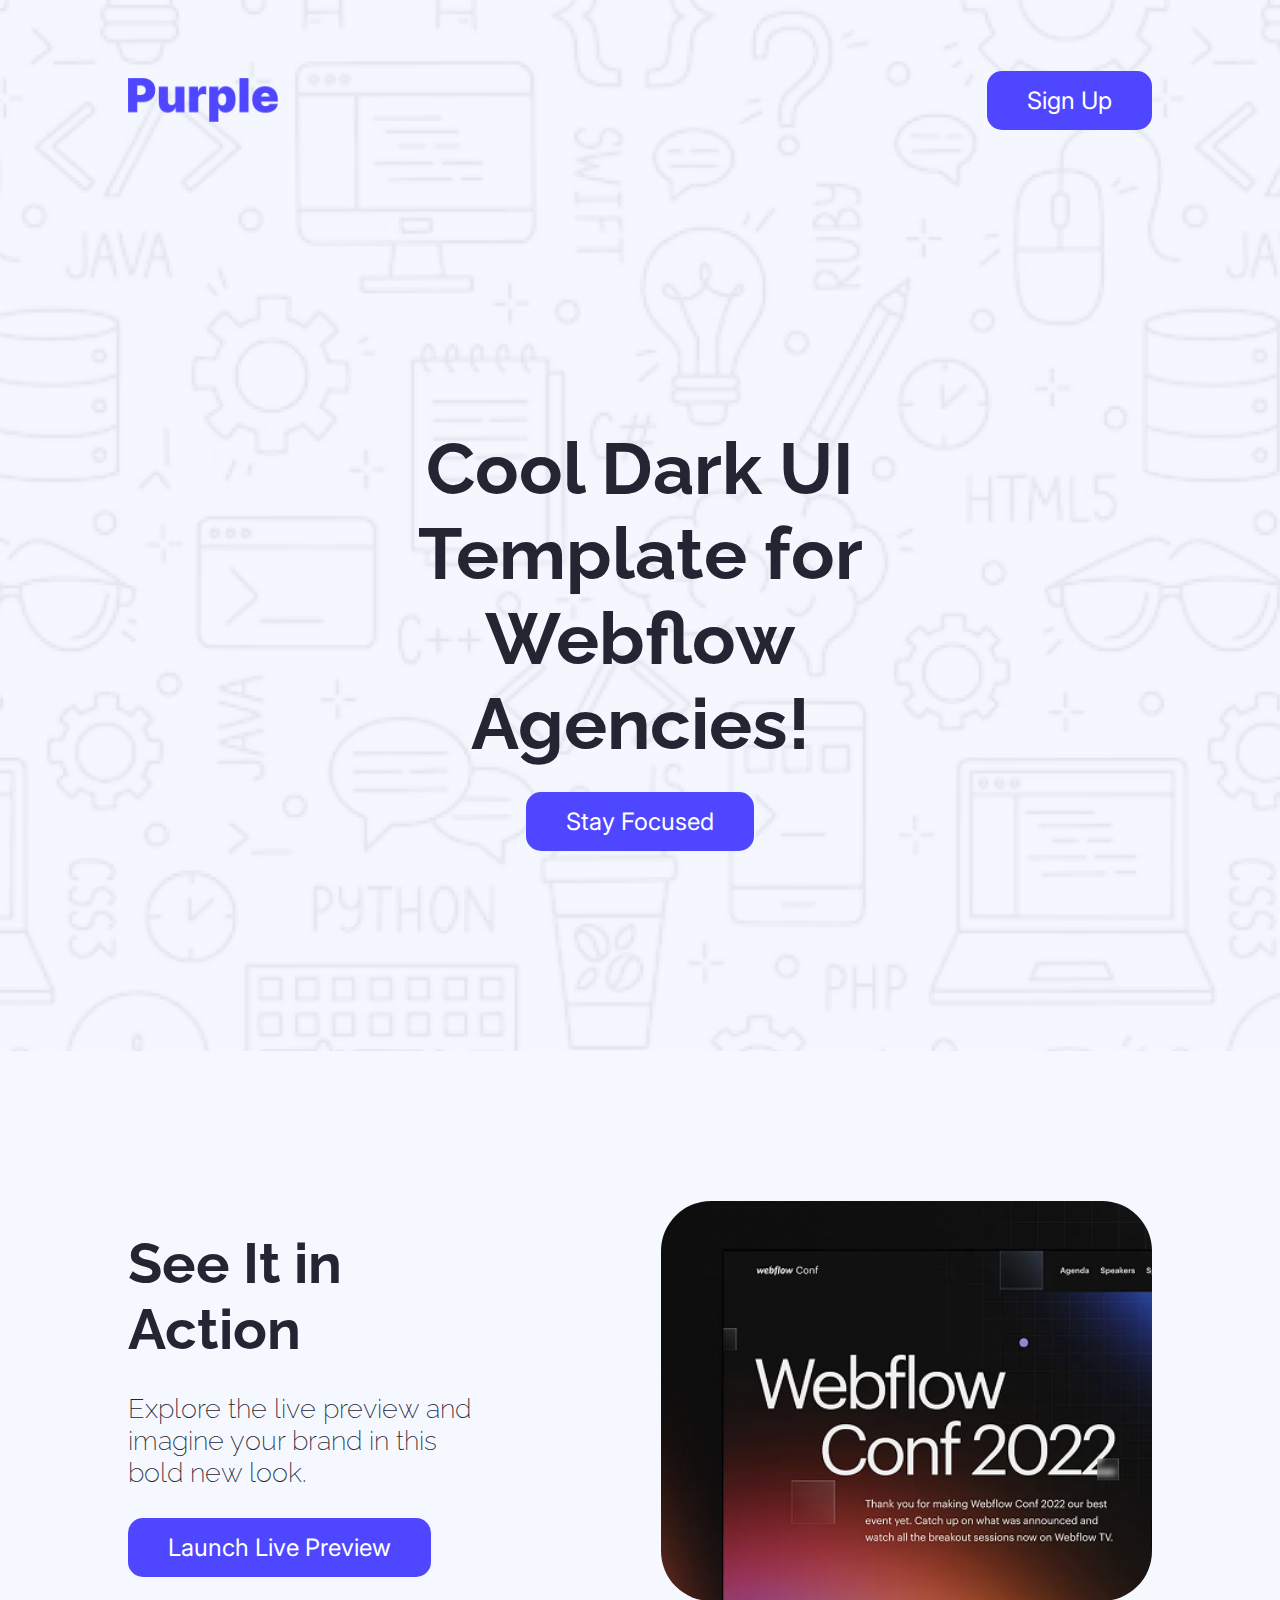
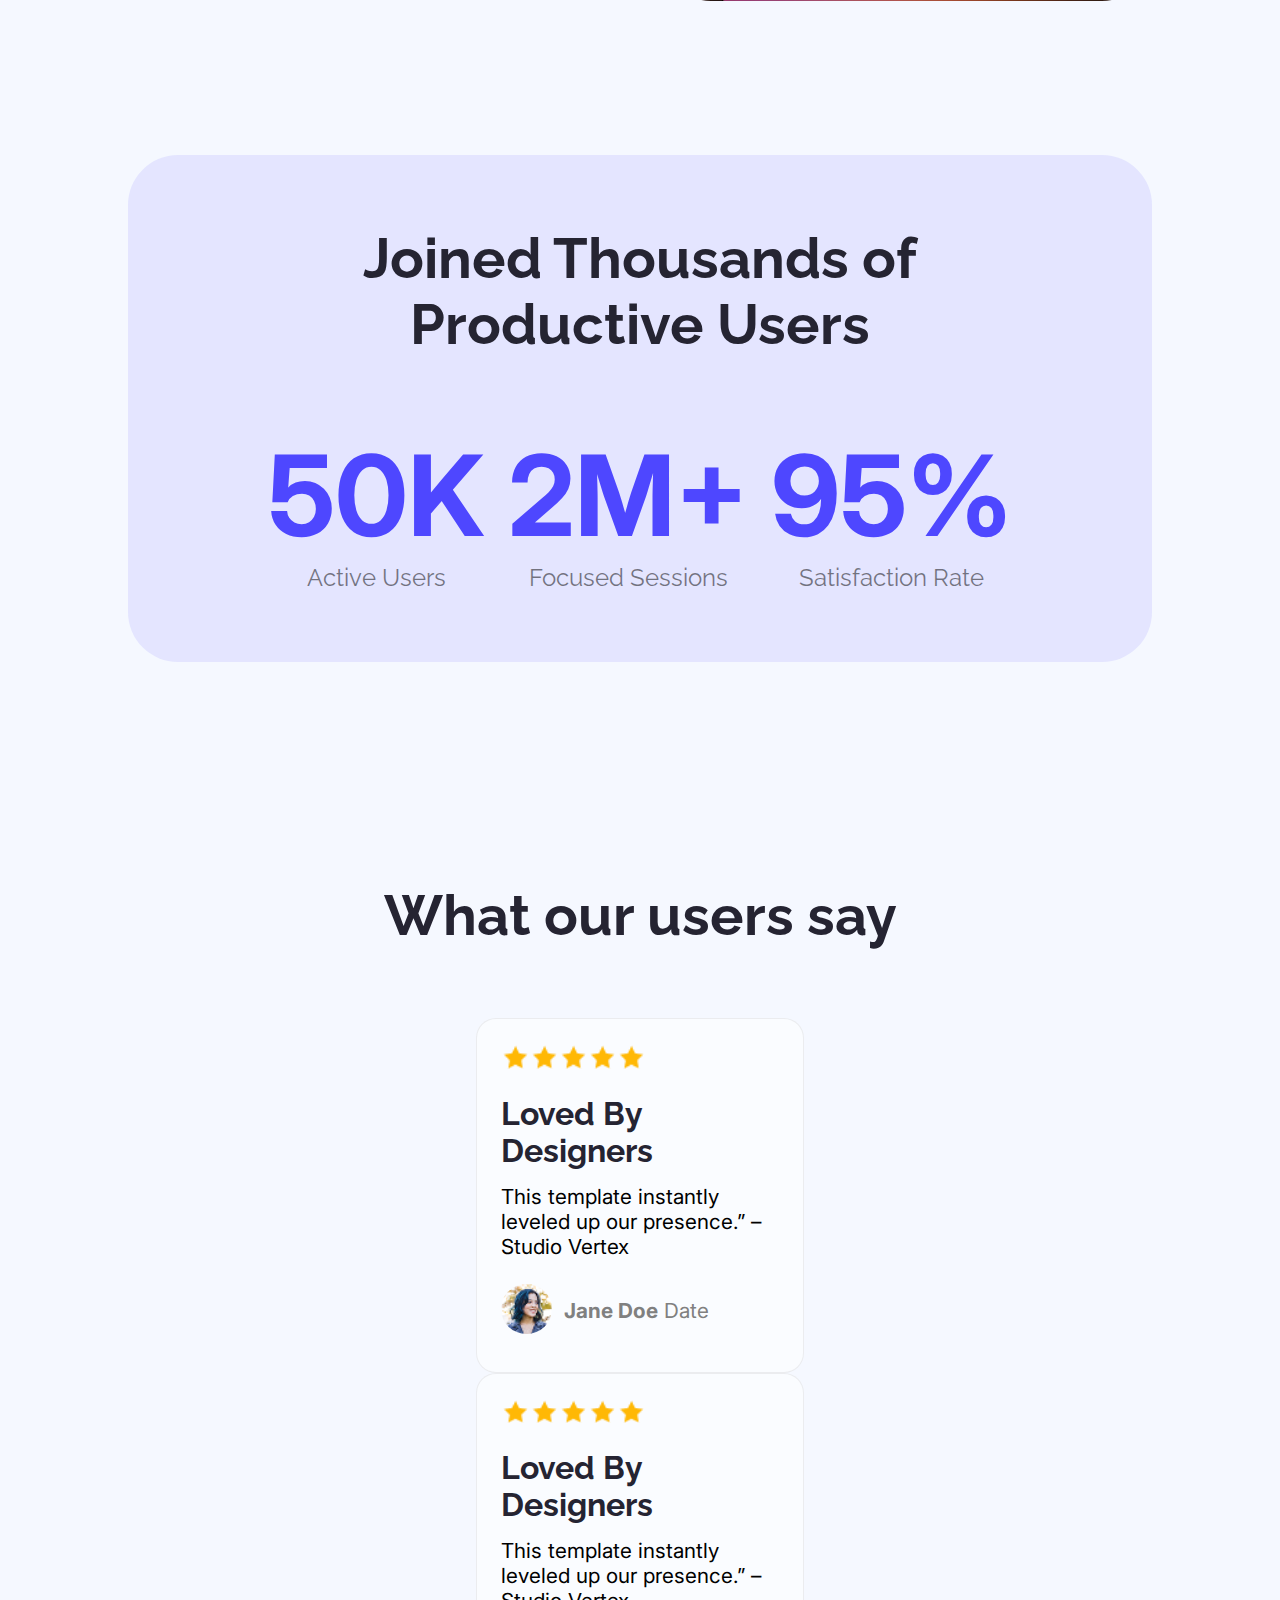
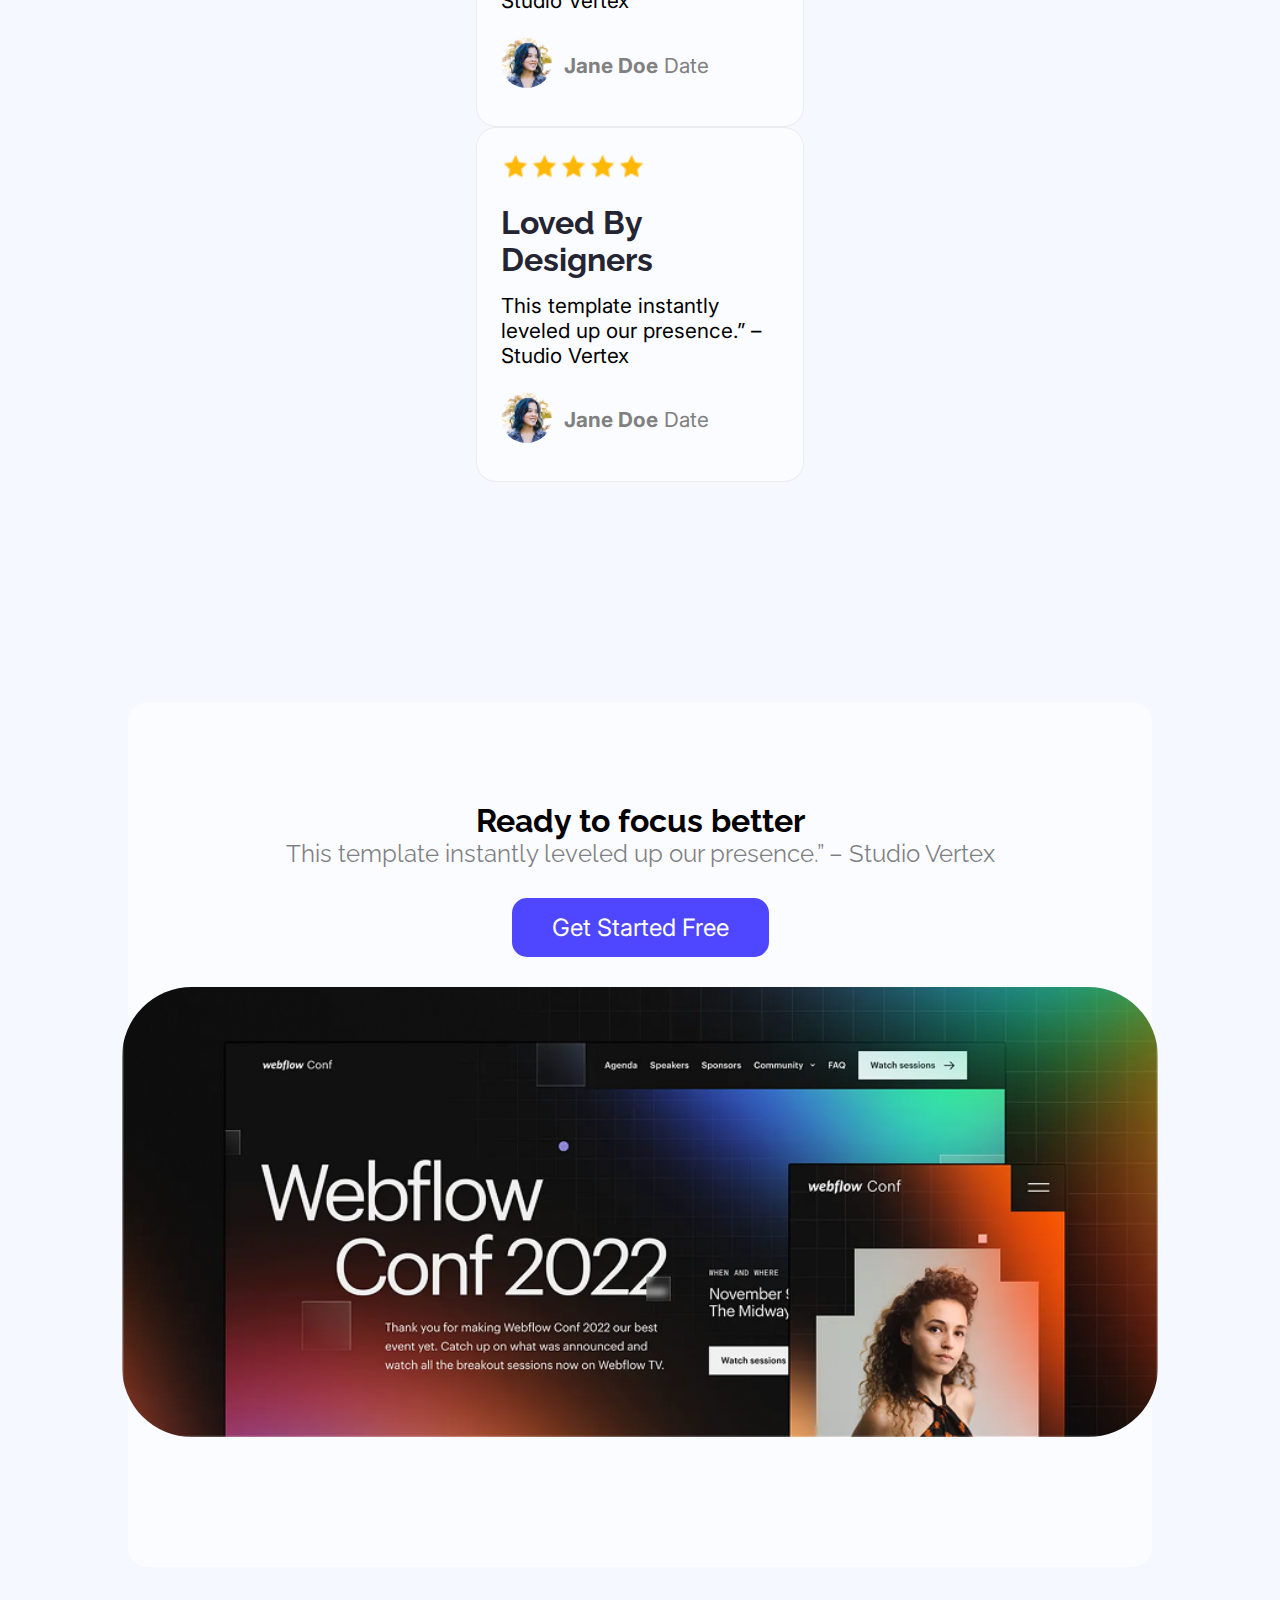
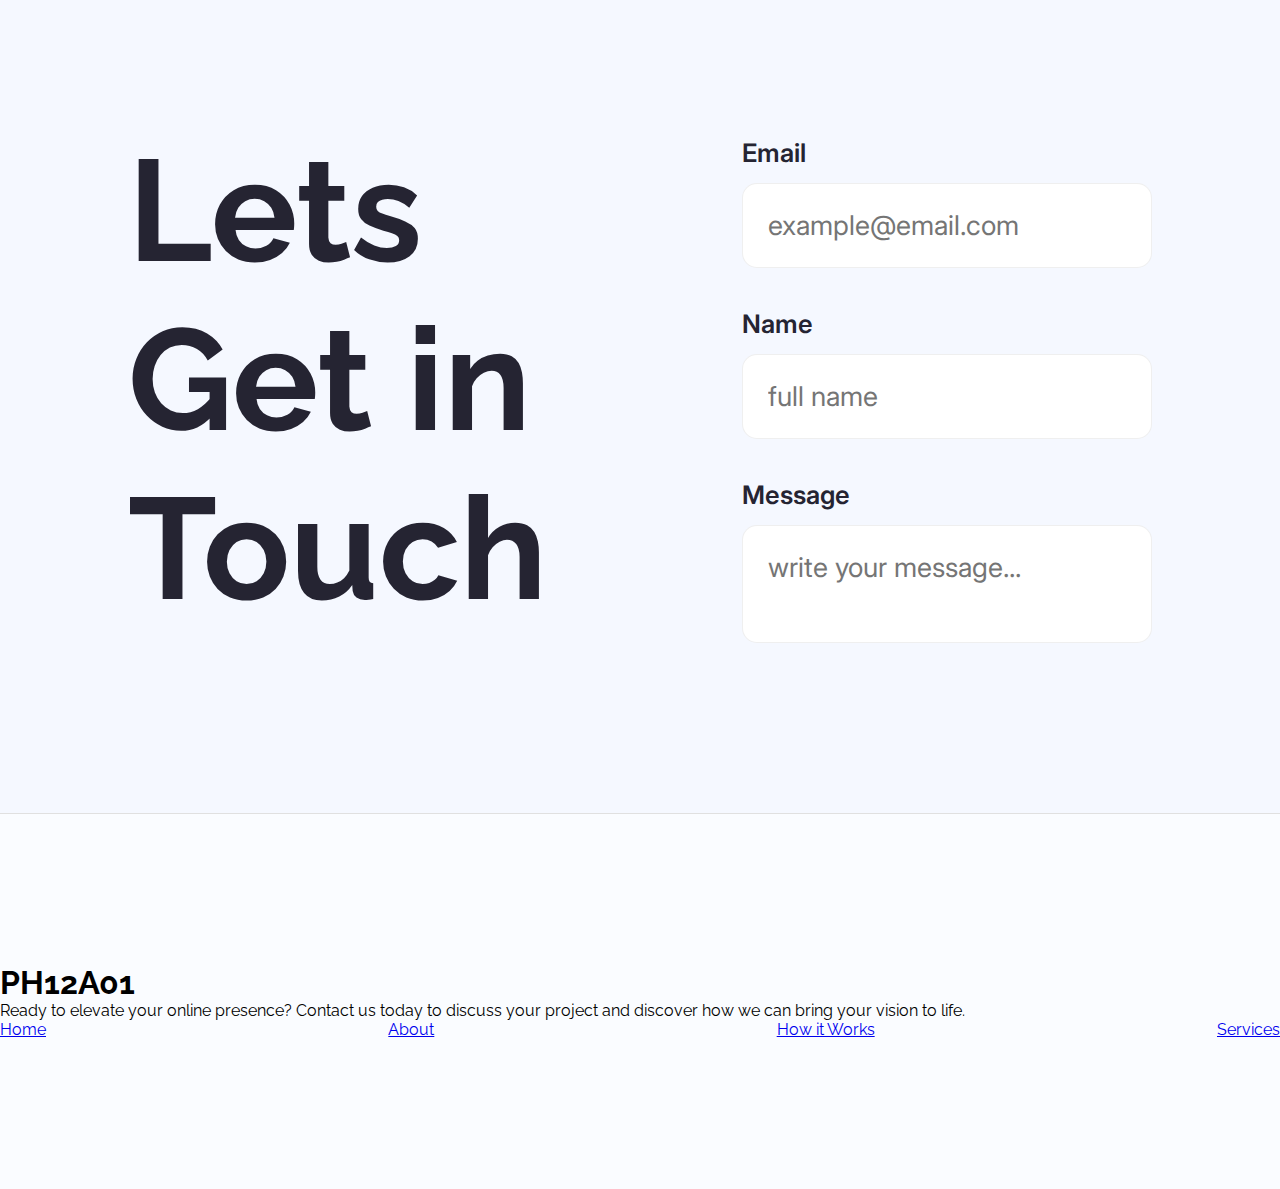
<file: index.html>
<!DOCTYPE html>
<html lang="en">
  <head>
    <meta charset="UTF-8" />
    <meta name="viewport" content="width=device-width, initial-scale=1.0" />
    <title>Assignment 1</title>
    <link rel="preconnect" href="https://fonts.googleapis.com" />
    <link rel="preconnect" href="https://fonts.gstatic.com" crossorigin />
    <link
      href="https://fonts.googleapis.com/css2?family=Raleway:ital,wght@0,100..900;1,100..900&display=swap"
      rel="stylesheet"
    />
    <link rel="preconnect" href="https://fonts.googleapis.com" />
    <link rel="preconnect" href="https://fonts.gstatic.com" crossorigin />
    <link
      href="https://fonts.googleapis.com/css2?family=Inter:ital,opsz,wght@0,14..32,100..900;1,14..32,100..900&display=swap"
      rel="stylesheet"
    />
    <link rel="stylesheet" href="styles/style.css" />
  </head>
  <body>
    <div class="father-div">
      <!-- header: nav + banner -->
      <header class="header each-section">
        <nav class="nav inline-childs">
          <div class="flex-start">
            <img class="logo-img" src="assets/logo.png" alt="purple logo" />
          </div>
          <div class="flex-end"><button>Sign Up</button></div>
        </nav>
        <div class="horizontal-center">
          <div class="banner-content">
            <h1>Cool Dark UI Template for Webflow Agencies!</h1>
            <button>Stay Focused</button>
          </div>
        </div>
      </header>
      <main class="main-content">
        <!-- Action section -->
        <section class="each-section action inline-childs">
          <div class="action-left">
            <h2>See It in Action</h2>
            <p>Explore the live preview and imagine your brand in this bold new look.</p>
            <button>Launch Live Preview</button>
          </div>
          <div class="action-right">
            <img src="assets/wc-mini.png" alt="Webflow Conf 2022" />
          </div>
        </section>
        <!-- Productive Users Section -->
        <section class="each-section productive-users">
          <h2>Joined Thousands of Productive Users</h2>
          <div class="inline-childs">
            <div class="user-stat">
              <h1>50K</h1>
              <p>Active Users</p>
            </div>
            <div class="user-stat">
              <h1>2M+</h1>
              <p>Focused Sessions</p>
            </div>
            <div class="user-stat">
              <h1>95%</h1>
              <p>Satisfaction Rate</p>
            </div>
          </div>
        </section>
        <!-- Challenge Section -->
        <section class="each-section challenge">
          <h2>What our users say</h2>
          <div class="inline-childs vertical-center">
            <div class="user-rating">
              <div class="stars flex-start">
                <img src="assets/icon-star.png" alt="star rating" />
                <img src="assets/icon-star.png" alt="star rating" />
                <img src="assets/icon-star.png" alt="star rating" />
                <img src="assets/icon-star.png" alt="star rating" />
                <img src="assets/icon-star.png" alt="star rating" />
              </div>
              <h3>Loved By Designers</h3>
              <p>This template instantly leveled up our presence.” – Studio Vertex</p>
              <div class="inline-childs user-info">
                <div class="user-avatar">
                  <img src="assets/avatar.png" alt="user profile pic" />
                </div>
                <div class="user-name">
                  <strong>Jane Doe</strong>
                  <span>Date</span>
                </div>
              </div>
            </div>
            <div class="user-rating">
              <div class="stars flex-start">
                <img src="assets/icon-star.png" alt="star rating" />
                <img src="assets/icon-star.png" alt="star rating" />
                <img src="assets/icon-star.png" alt="star rating" />
                <img src="assets/icon-star.png" alt="star rating" />
                <img src="assets/icon-star.png" alt="star rating" />
              </div>
              <h3>Loved By Designers</h3>
              <p>This template instantly leveled up our presence.” – Studio Vertex</p>
              <div class="inline-childs user-info">
                <div class="user-avatar">
                  <img src="assets/avatar.png" alt="user profile pic" />
                </div>
                <div class="user-name">
                  <strong>Jane Doe</strong>
                  <span>Date</span>
                </div>
              </div>
            </div>
            <div class="user-rating">
              <div class="stars flex-start">
                <img src="assets/icon-star.png" alt="star rating" />
                <img src="assets/icon-star.png" alt="star rating" />
                <img src="assets/icon-star.png" alt="star rating" />
                <img src="assets/icon-star.png" alt="star rating" />
                <img src="assets/icon-star.png" alt="star rating" />
              </div>
              <h3>Loved By Designers</h3>
              <p>This template instantly leveled up our presence.” – Studio Vertex</p>
              <div class="inline-childs user-info">
                <div class="user-avatar">
                  <img src="assets/avatar.png" alt="user profile pic" />
                </div>
                <div class="user-name">
                  <strong>Jane Doe</strong>
                  <span>Date</span>
                </div>
              </div>
            </div>
          </div>
        </section>
        <!-- Ready to focus section -->
        <section class="each-section ready-to-focus">
          <h1>Ready to focus better</h1>
          <p>This template instantly leveled up our presence.” – Studio Vertex</p>
          <button>Get Started Free</button>
          <img src="assets/wc-big.png" alt="WebFlow Conf 2022 banner" />
        </section>
        <section class="each-section inline-childs get-in-touch">
          <div class="get-in-touch-left flex-start">
            <h1>Lets Get in Touch</h1>
          </div>
          <div class="get-in-touch-right flex-end block-childs">
            <div class="get-in-touch-input">
              <label>Email</label>
              <input type="email" placeholder="example@email.com" />
            </div>
            <div class="get-in-touch-input">
              <label>Name</label>
              <input type="text" placeholder="full name" />
            </div>
            <div class="get-in-touch-input">
              <label>Message</label>
              <textarea placeholder="write your message..."></textarea>
            </div>
          </div>
        </section>
      </main>
      <footer class="each-section footer">
        <h1>PH12A01</h1>
        <p>
          Ready to elevate your online presence? Contact us today to discuss your project and
          discover how we can bring your vision to life.
        </p>
        <div class="inline-childs">
          <a href="#home">Home</a>
          <a href="#about">About</a>
          <a href="#how-it-works">How it Works</a>
          <a href="#services">Services</a>
        </div>
      </footer>
    </div>
  </body>
</html>
</file>
<file: styles/style.css>
:root {
  --primary-color: #4e47ff;
  --white-fifty: rgba(255, 255, 255, 0.5);
  --primary-surface: #f5f8ff;
  --secondary-surface: rgba(77, 71, 255, 0.1);
  --secondary-font-color: #252432;
  --sub-text-color: rgba(0, 0, 0, 0.5);
  --button-hover: rgba(78, 71, 255, 0.8);
  --primary-font: 'Raleway';
  --secondary-font: 'Inter';
}

* {
  box-sizing: border-box;
  margin: 0;
  padding: 0;
  transition: 0.3s ease;
  font-family: var(--primary-font);
}

button {
  cursor: pointer;
  border: none;
  outline: none;
  font-family: var(--secondary-font);
  font-size: 1.5em;
  background-color: var(--primary-color);
  color: white;
  padding: 15px 40px;
  border-radius: 15px;
}

h2 {
  color: var(--secondary-font-color);
  font-size: 3.5em;
  margin-bottom: 70px;
}

h3 {
  color: var(--secondary-font-color);
  font-size: 2em;
  margin-top: 24px;
}

.logo-img {
  width: 150px;
  height: auto;
}

button:hover {
  background-color: var(--button-hover);
}

.each-section {
  display: block;
  width: 100%;
  margin-bottom: 150px;
}

/* .each-section:last-child {
  margin-bottom: 0;
} */

.horizontal-center {
  display: flex;
  align-items: center;
  justify-content: center;
}

.vertical-center {
  display: flex;
  flex-direction: column;
  align-items: center;
  justify-content: space-between;
}

.father-div {
  width: 100%;
  background-color: var(--primary-surface);
}

.header {
  width: 100%;
  display: block;
  background-image: url(/assets/hero-bg.png);
  background-repeat: no-repeat;
  background-size: cover;
  background-position: center;
}

.nav {
  height: 100px;
  padding: 100px 10%;
}

.banner-content {
  display: block;
  width: 50%;
  margin: 200px;
  text-align: center;
}

.banner-content h1 {
  display: block;
  font-size: 4.5em;
  margin: 26px 0;
  color: #252432;
}

.main-content {
  margin: 0 auto;
  padding: 0 10%;
}

.action-left {
  width: 35%;
}

.action-left p {
  color: var(--secondary-font-color);
  font-size: 1.7em;
  font-weight: 200;
  margin: 30px 0px;
}

.action-left h2 {
  margin-bottom: 20px;
}

.action-right img {
  height: 400px;
  border-radius: 50px;
}

.productive-users {
  background-color: var(--secondary-surface);
  padding: 70px 140px;
  text-align: center;
  border-radius: 50px;
}

.inline-childs {
  display: flex;
  justify-content: space-between;
  align-items: center;
  width: 100%;
}

.user-stat h1 {
  color: var(--primary-color);
  font-family: var(--secondary-font);
  font-size: 7em;
}
.user-stat p {
  color: var(--sub-text-color);
  font-size: 1.5em;
  font-weight: 400;
}

.challenge {
  padding: 70px 0px;
  text-align: center;
  border-radius: 50px;
}

.user-rating {
  width: 32%;
  border: 1px solid rgba(128, 128, 128, 0.13);
  border-radius: 20px;
  background-color: var(--white-fifty);
  text-align: left;
  padding: 24px;
}

.user-rating p {
  font-family: var(--secondary-font);
  margin: 15px 0;
  font-size: 1.3em;
}

.stars {
  display: flex;
  align-items: center;
}
.stars img {
  width: 25px;
  margin: 2px;
  height: auto;
}
.user-info {
  padding: 10px 0;
  justify-content: flex-start;
}

.user-avatar img {
  height: 50px;
  border-radius: 50%;
  margin-right: 12px;
}

.user-name {
  font-family: var(--secondary-font);
  font-size: 1.3em;
}

.user-name strong,
.user-name span {
  font-family: var(--secondary-font);
  color: grey;
}

.ready-to-focus {
  display: flex;
  flex-direction: column;
  align-items: center;
  text-align: center;
  font-family: var(--secondary-font);
  width: 100%;
  padding: 100px 140px;
  background-color: var(--white-fifty);
  border-radius: 20px;
}

.ready-to-focus h2 {
  font-size: 4em;
  margin-bottom: 30px;
  color: var(--secondary-font-color);
}

.ready-to-focus p {
  font-size: 1.5em;
  color: var(--sub-text-color);
  margin-bottom: 30px;
}

.ready-to-focus button,
.ready-to-focus img {
  display: block;
  margin-bottom: 30px;
}

.ready-to-focus img {
  height: 450px;
  width: auto;
  border-radius: 70px;
}

.get-in-touch-left {
  width: 50%;
  text-align: left;
}

.get-in-touch-left h1 {
  font-size: 9em;
  color: var(--secondary-font-color);
  margin-bottom: 20px;
}

.get-in-touch-right {
  width: 40%;
  flex-direction: column;
}

.get-in-touch-right button {
  width: 100%;
  padding: 30px;
  margin-top: 20px;
}

.get-in-touch-input {
  width: 100%;
  margin: 20px 0;
}

.get-in-touch-input input,
.get-in-touch-input textarea {
  display: block;
  width: 100%;
  padding: 25px;
  font-family: var(--secondary-font);
  font-size: 1.7em;
  resize: none;
  border: 1px solid rgba(128, 128, 128, 0.13);
  outline: none;
  border-radius: 15px;
}

.get-in-touch-input label {
  display: block;
  margin-bottom: 15px;
  font-family: var(--secondary-font);
  font-size: 1.6em;
  font-weight: 600;
  color: var(--secondary-font-color);
}

.flex-start {
  display: flex;
  align-items: center;
  justify-content: flex-start;
}

.flex-end {
  display: flex;
  align-items: center;
  justify-content: flex-end;
}

.footer {
  width: 100%;
  margin-bottom: 0px;
  padding: 150px 0;
  border-top: 1px solid rgb(224, 224, 224);
  background-color: var(--white-fifty);
}

.footer-content {
  color: gray;
  text-align: center;
  font-size: larger;
  font-family: var(--secondary-font);
  width: 33%;
}

.footer-content img {
  height: 150px;
  width: auto;
  margin-bottom: 20px;
}

.footer-links {
  display: flex;
  justify-content: space-around;
  align-items: center;
  margin-top: 20px;
}
.footer-links a {
  font-family: var(--secondary-font);
  color: gray;
  text-decoration: none;
  font-size: 1em;
}
</file>
